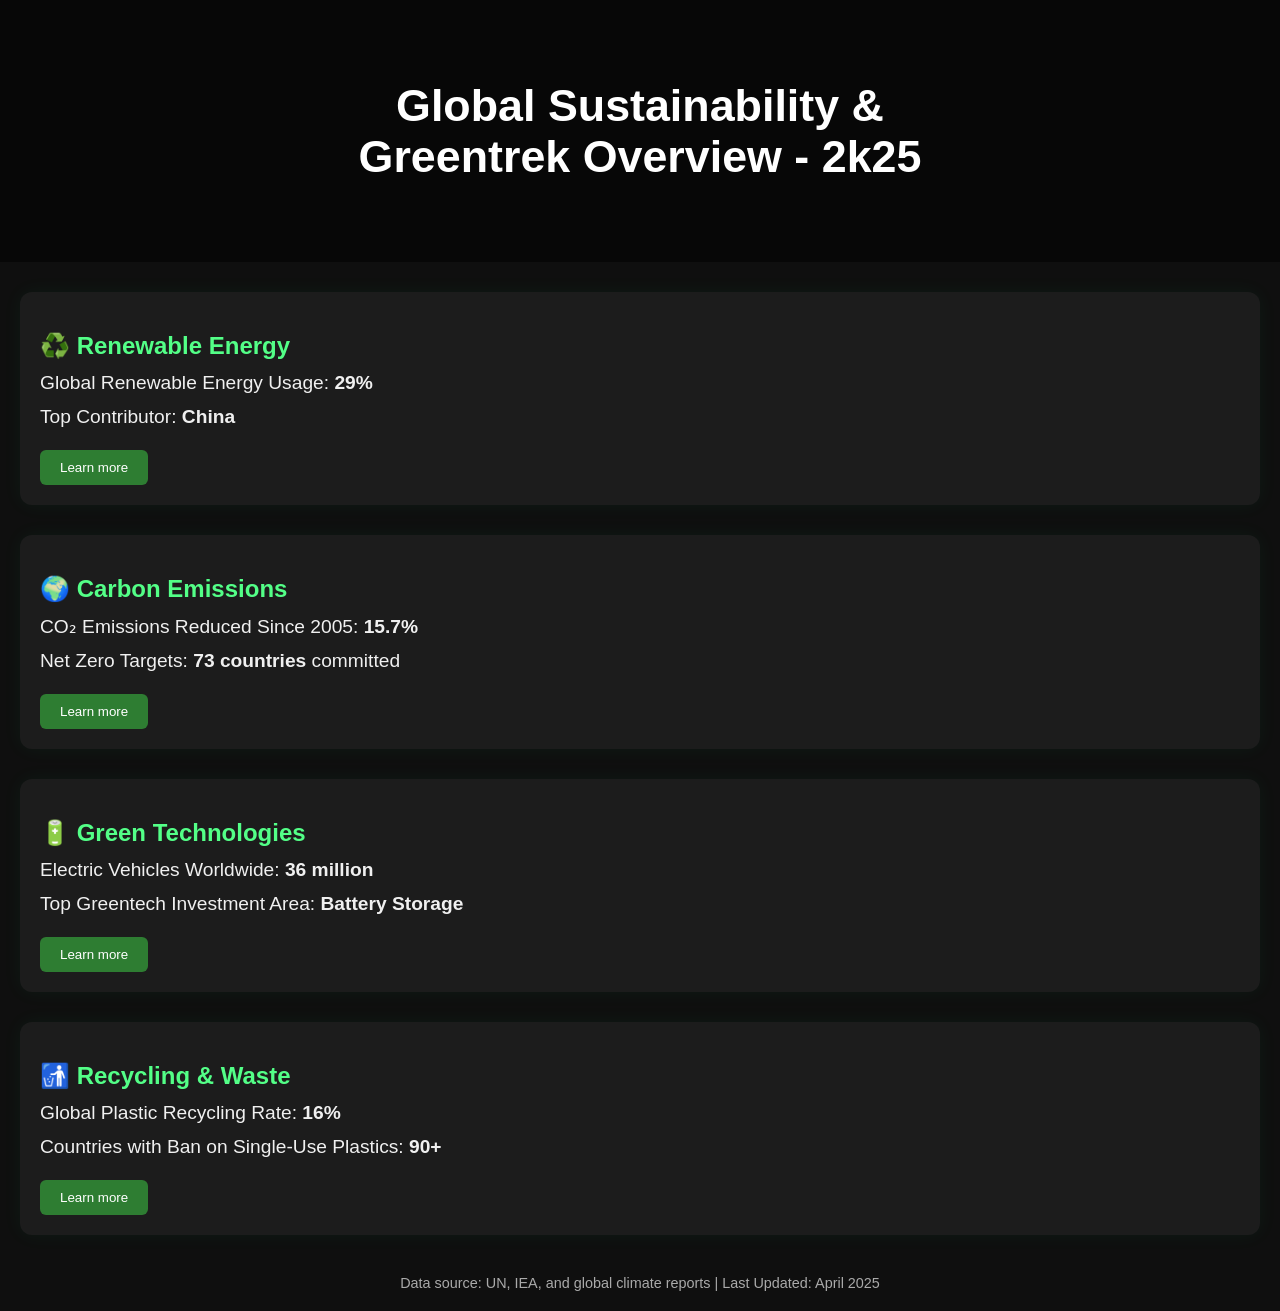
<file: exploresol.html>
<!DOCTYPE html>
<html lang="en">
<head>
  <meta charset="UTF-8" />
  <meta name="viewport" content="width=device-width, initial-scale=1.0"/>
  <title>Global Sustainability & Greentech Status</title>
  <link rel="stylesheet" href="exploresol.css">
  <link rel="shortcut icon" href="images/Greenterk - favicon.png" type="image/x-icon">
</head>
<body>

  <header>
    <h1>Global Sustainability &</h1>
    <h1>Greentrek Overview - 2k25</h1>
  </header>

  <section>
    <h2>♻️ Renewable Energy</h2>
    <p class="stat">Global Renewable Energy Usage: <strong>29%</strong></p>
    <p class="stat">Top Contributor: <strong>China</strong></p>
    <button><a href="https://en.wikipedia.org/wiki/List_of_countries_by_renewable_electricity_production" target="_blank">Learn more</a></button>
  </section>

  <section>
    <h2>🌍 Carbon Emissions</h2>
    <p class="stat">CO₂ Emissions Reduced Since 2005: <strong>15.7%</strong></p>
    <p class="stat">Net Zero Targets: <strong>73 countries</strong> committed</p>
    <button><a href="https://net0.com/blog/net-zero-countries" target="_blank">Learn more</a></button>
  </section>

  <section>
    <h2>🔋 Green Technologies</h2>
    <p class="stat">Electric Vehicles Worldwide: <strong>36 million</strong></p>
    <p class="stat">Top Greentech Investment Area: <strong>Battery Storage</strong></p>
    <button><a href="https://global.nissannews.com/en/releases/210701-03-e" target="_blank">Learn more</a></button>
  </section>

  <section>
    <h2>🚮 Recycling & Waste</h2>
    <p class="stat">Global Plastic Recycling Rate: <strong>16%</strong></p>
    <p class="stat">Countries with Ban on Single-Use Plastics: <strong>90+</strong></p>
    <button><a href="https://www.europarl.europa.eu/topics/en/article/20181212STO21610/plastic-waste-and-recycling-in-the-eu-facts-and-figures" target="_blank">Learn more</a></button>
  </section>

  <footer>
    <p>Data source: UN, IEA, and global climate reports | Last Updated: April 2025</p>
  </footer>

</body>
</html>
</file>
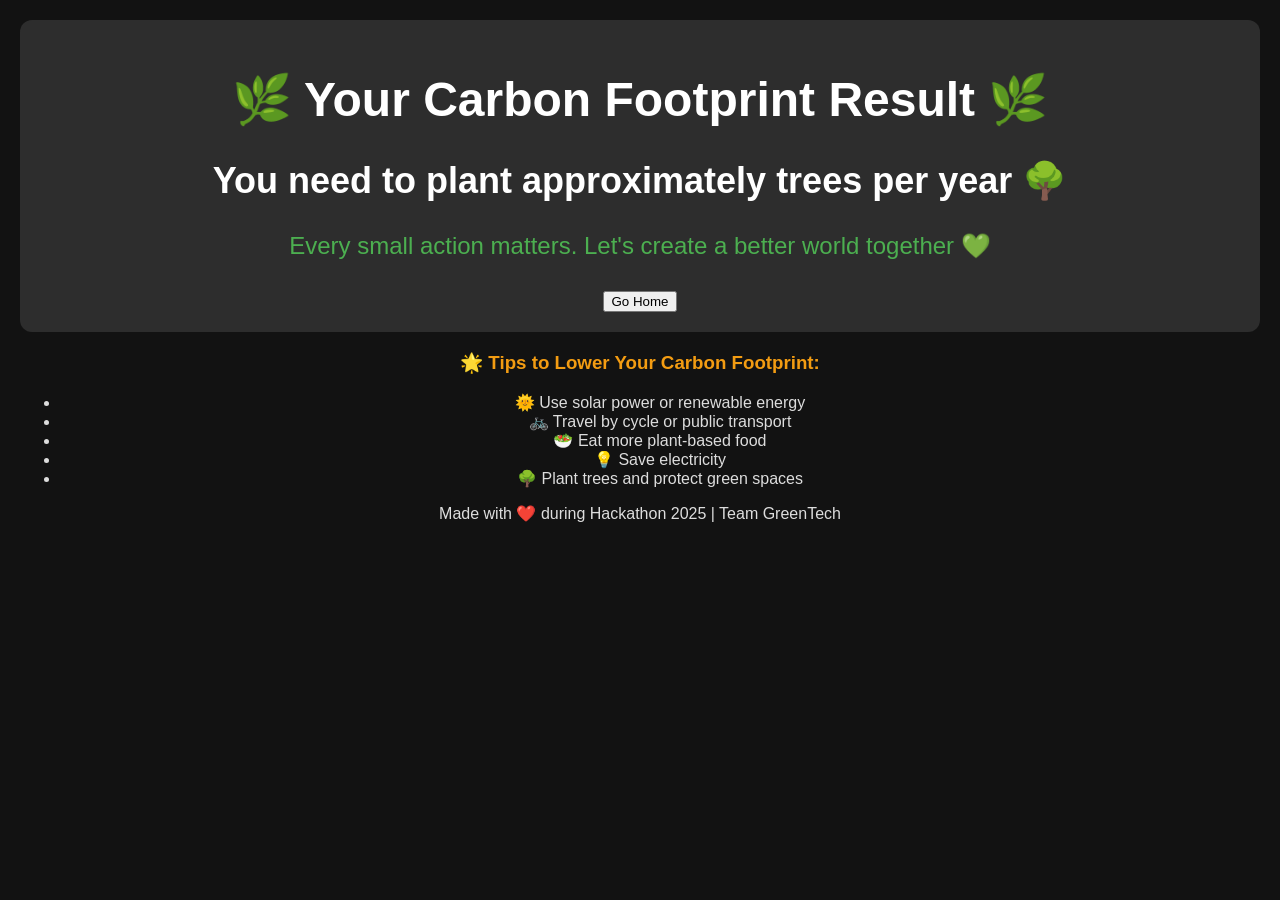
<file: result.html>
<!DOCTYPE html>
<html lang="en">
<head>
    <meta charset="UTF-8">
    <meta name="viewport" content="width=device-width, initial-scale=1.0">
    <title>Greenterk</title>
    <link rel="shortcut icon" href="images/Greenterk - favicon.png" type="image/x-icon">

    <link rel="stylesheet" href="result.css">
</head>
<body>
         <div class="container result-box">
        <h1>🌿 Your Carbon Footprint Result 🌿</h1>
        <h2>You need to plant approximately <span id="tree-count"></span> trees per year 🌳</h2>
        <p>Every small action matters. Let's create a better world together 💚</p>
        <a href="homepage.html"><button class="btn">Go Home</button></a>
    </div> 
    <h3>🌟 Tips to Lower Your Carbon Footprint:</h3>
<ul>
  <li>🌞 Use solar power or renewable energy</li>
  <li>🚲 Travel by cycle or public transport</li>
  <li>🥗 Eat more plant-based food</li>
  <li>💡 Save electricity</li>
  <li>🌳 Plant trees and protect green spaces</li>
</ul>
<footer>
    <p>Made with ❤️ during Hackathon 2025 | Team GreenTech</p>
</footer> 
<script src="result.js"></script>

</body>
</html>
</file>
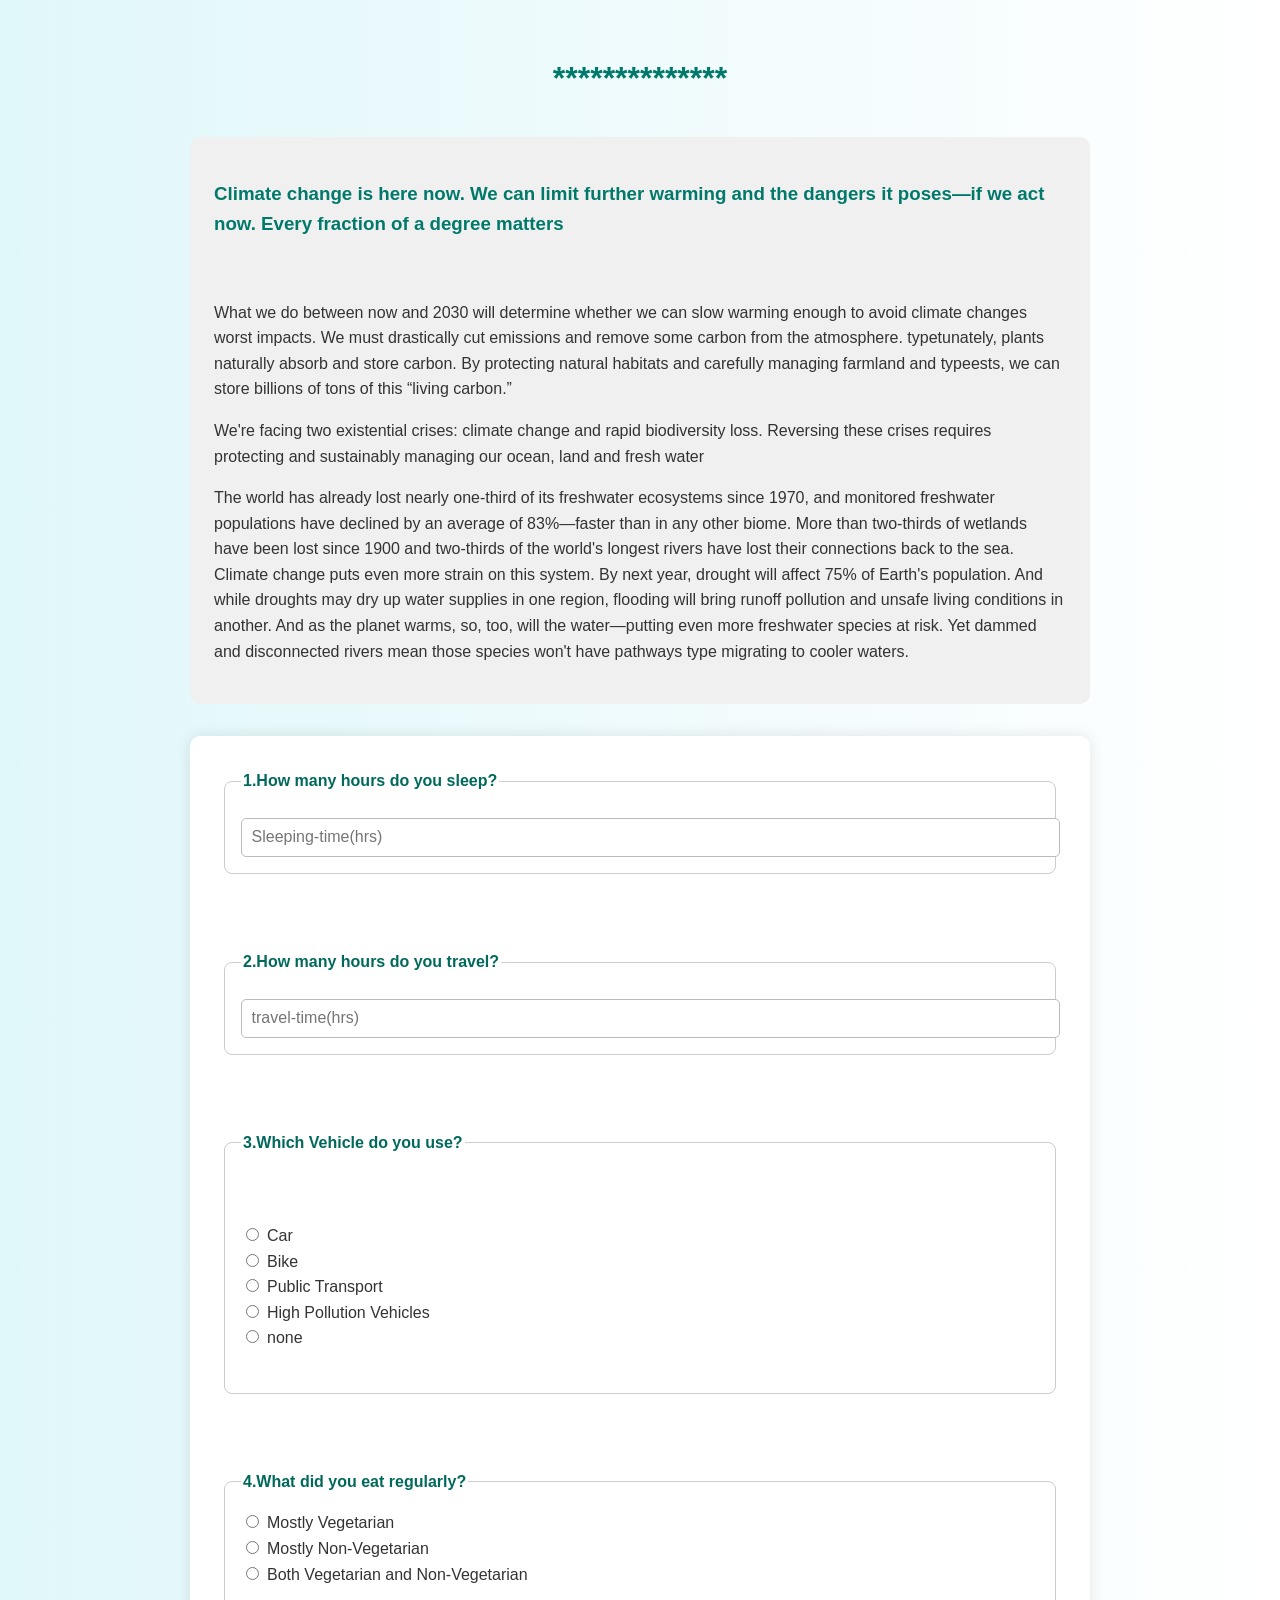
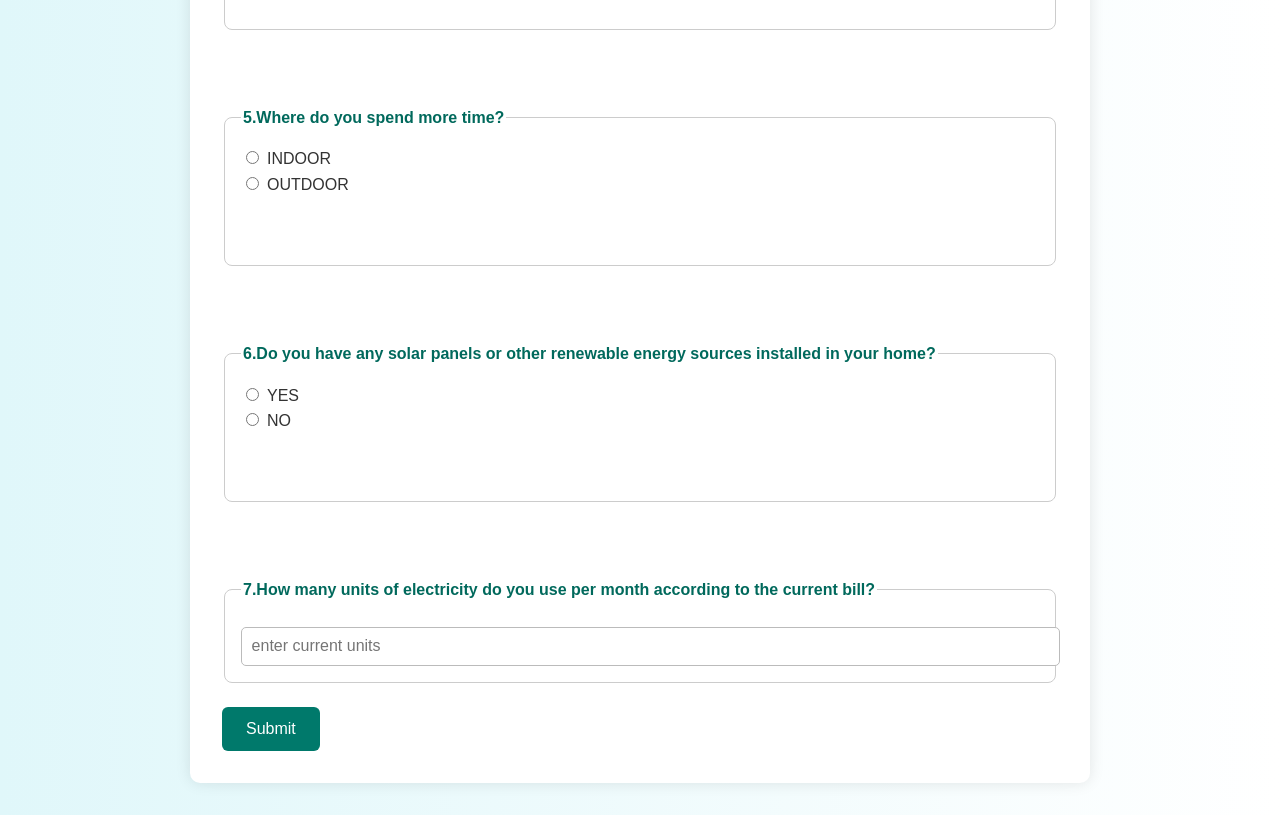
<file: surverypage.html>
<!DOCTYPE html>
<html lang="en">
<head>
    <meta charset="UTF-8">
    <meta name="viewport" content="width=device-width, initial-scale=1.0">
    <title>GreenTerk</title>
    <link rel="shortcut icon" href="images/Greenterk - favicon.png" type="image/x-icon">
    <link rel="stylesheet" href="surverypage.css">
</head>
<body>
    <div class="container">
        <div class="welcome">
            <h1> **************</h1>
            <div class="main-heading">
                <h2></h2>
            </div>
        </div>
        <div class="data">
            <h3 font="muller next">Climate change is here now. We can limit further warming and the dangers it poses—if we act now. Every fraction of a degree matters</h3><br>
            <p>What we do between now and 2030 will determine whether we can slow warming enough to avoid climate changes worst impacts. We must
                 drastically cut emissions and remove some carbon from the atmosphere. typetunately, plants naturally absorb and store carbon. By 
                 protecting natural habitats and carefully managing farmland and typeests, we can store billions of tons of this “living carbon.”</p>
            <p>We're facing two existential crises: climate change and rapid biodiversity loss. Reversing these crises requires protecting and sustainably
                 managing our ocean, land and fresh water</p>
            <p>The world has already lost nearly one-third of its freshwater ecosystems since 1970, and monitored freshwater populations have 
                declined by an average of 83%—faster than in any other biome. More than two-thirds of
                wetlands have been lost since 1900 and two-thirds of the world's longest rivers have lost their connections back to the sea.
                Climate change puts even more strain on this system. By next year, drought will affect 75% of Earth's population. And while droughts may
                dry up water supplies in one region, flooding will bring runoff pollution and unsafe living conditions in another. And as the planet warms, so, too, will the
                water—putting even more freshwater species at risk. Yet dammed and disconnected rivers mean those species won't have pathways type migrating
                to cooler waters.</p>
        </div>
        <div class="user-data">
            <form id="user-answers">
                <fieldset>
                    <legend>1.How many hours do you sleep?</legend>
                    <label>
                        <input type="number" placeholder="Sleeping-time(hrs)" name="Sleeping-time" id="sleeping-hrs">
                    </label>
                </fieldset><br><br>
                <fieldset>
                <legend>2.How many hours do you travel?</legend>
                <label>
                    <input type="number" placeholder="travel-time(hrs)" name="tarveling-time" id="travel-hrs">
                </label>
            </fieldset><br><br>
                <fieldset><br><br>
                    <legend>3.Which Vehicle do you use?</legend>
                    <label><input type="radio" id="v-car" name="vehicle" value="car">Car<br></label>
                    <label><input type="radio" id="v-bike" name="vehicle" value="bike">Bike<br></label>
                    <label><input type="radio" id="v-public" name="vehicle" value="public_transport">Public Transport<br></label>
                    <label><input type="radio" id="v-hpv" name="vehicle" value="high_pollution_Vehicles">High Pollution Vehicles<br></label>
                    <label><input type="radio" id="v-none" name="vehicle" value="none">none<br><br></label>
                </fieldset><br><br>

                <fieldset>
                    <legend>4.What did you eat regularly?</legend>
                    <label><input type="radio" id="veg" name="food" value="veg">Mostly Vegetarian<br></label>
                    <label><input type="radio" id="non-veg" name="food" value="non_veg">Mostly Non-Vegetarian<br></label>
                    <label><input type="radio" id="both" name="food" value="both">Both Vegetarian and Non-Vegetarian<br><br></label>
                </fieldset><br><br>

                <fieldset>
                    <legend>5.Where do you spend more time?</legend>
                    <label><input type="radio" id="inside" name="spending_time" value="outside">INDOOR<br></label>
                    <label><input type="radio" id="outside" name="spending_time" value="outside">OUTDOOR<br></label><br><br>
                </fieldset><br><br>

                <fieldset>
                    <legend>6.Do you have any solar panels or other renewable energy sources installed in your home?</legend>
                    <label><input type="radio" id="yes" name="power" value="yes">YES<br></label>
                    <label><input type="radio" id="no" name="power" value="no">NO<br></label><br><br>
                </fieldset><br><br>

                <fieldset>
                    <legend>7.How many units of electricity do you use per month according to the current bill?</legend>
                    <input type="number" placeholder="enter current units" name="current" id="units">
                    <label for="units"></label>
                </fieldset>

                <button type="button" onclick="sourcecode()" id="my-btn">Submit</button>
                <!-- <a href="result.html"><button type="button" id="resultt">click here</button></a> -->
            </form>
        </div>
    </div>
    <script src="surveypage.js"></script>
</body>
</html>
</file>
<file: exploresol.css>
body {
    font-family: 'Segoe UI', sans-serif;
    background: #0f0f0f;
    color: #f0f0f0;
    margin: 0;
    padding: 0;
    overflow-x: hidden;
  }

  header {
    background-image: url("https://dholakia.foundation/wp-content/uploads/2024/07/64cdf9b824858d5a3de7f188_Sustainable-Development.jpg");
    background-size: cover;
    background-position: center;
    text-align: center;
    padding: 80px 20px;
    color: white;
    position: relative;
  }

  header::before {
    content: "";
    position: absolute;
    inset: 0;
    background: rgba(0, 0, 0, 0.5);
    z-index: 0;
  }

  header h1 {
    position: relative;
    z-index: 1;
    margin: 0;
    font-size: 2.8rem;
    animation: fadeInDown 1.2s ease-out forwards;
  }

  section {
    background: #1c1c1c;
    margin: 30px 20px;
    padding: 20px;
    border-radius: 12px;
    box-shadow: 0 0 20px rgba(0,255,128,0.05);
    opacity: 0;
    transform: translateY(30px);
    animation: slideIn 1s ease-out forwards;
  }

  section:nth-child(2) { animation-delay: 0.3s; }
  section:nth-child(3) { animation-delay: 0.6s; }
  section:nth-child(4) { animation-delay: 0.9s; }
  section:nth-child(5) { animation-delay: 1.2s; }

  h2 {
    color: #53ff87;
    margin-bottom: 10px;
    font-size: 1.5rem;
  }

  .stat {
    font-size: 1.2rem;
    margin: 12px 0;
  }

  button {
    background: #2e7d32;
    border: none;
    padding: 10px 20px;
    border-radius: 6px;
    cursor: pointer;
    margin-top: 10px;
    transition: background 0.3s ease, transform 0.3s ease;
  }

  button:hover {
    background: #66bb6a;
    transform: scale(1.05);
    box-shadow: 0 0 12px #53ff87;
  }

  a {
    text-decoration: none;
    color: white;
  }

  footer {
    text-align: center;
    margin: 40px 10px 20px;
    font-size: 0.9rem;
    color: #aaa;
  }

  /* Animations */
  @keyframes fadeInDown {
    from {
      opacity: 0;
      transform: translateY(-40px);
    }
    to {
      opacity: 1;
      transform: translateY(0);
    }
  }

  @keyframes slideIn {
    to {
      opacity: 1;
      transform: translateY(0);
    }
  }
</file>
<file: result.css>
/* body{
    margin: 0;
    height: 100vh;
    background: linear-gradient(to right, red, black);
} */
body {
  font-family: 'Segoe UI', sans-serif;
  background: #121212; 
  color: #ddd; 
  margin: 0;
  padding: 20px;
  text-align: center;
}

.result-container {
  background: #1e1e1e; 
  border-radius: 16px;
  padding: 40px;
  max-width: 600px;
  margin: 50px auto;
  box-shadow: 0 8px 20px rgba(0, 0, 0, 0.2);
  animation: fadeIn 1s ease-in;
}

.result-box {
  background-color: #2d2d2d; 
  padding: 20px;
  border-radius: 12px;
  font-size: 24px;
  margin-bottom: 20px;
  color: #4caf50;
}


.details ul {
  list-style: none;
  padding: 0;
}

.details li {
  padding: 10px;
  background: #333; 
  margin: 5px 0;
  border-radius: 8px;
}


button#again-btn {
  background-color: #4caf50;
  border: none;
  color: white;
  padding: 15px 30px;
  border-radius: 30px;
  font-size: 16px;
  cursor: pointer;
  transition: 0.3s;
}


h1, h2, h3 {
  color: #ffffff; 
}
h3 {
  color: #f39c12;
}
</file>
<file: surverypage.css>
body {
    margin: 0;
    padding: 0;
    font-family: 'Segoe UI', Tahoma, Geneva, Verdana, sans-serif;
    background: linear-gradient(to right, #e0f7fa, #ffffff);
    color: #333;
    line-height: 1.6;
    min-height: 100vh;
  }
  
  .container {
    max-width: 900px;
    margin: auto;
    padding: 2rem;
  }
  
  .welcome {
    text-align: center;
    margin-bottom: 2rem;
  }
  
  h1, h2, h3 {
    color: #00796b;
  }
  
  h1 {
    font-size: 2rem;
  }
  
  .main-heading h2 {
    font-size: 1.5rem;
    color: #004d40;
  }
  
  .data {
    background-color: #f0f0f0;
    padding: 1.5rem;
    border-radius: 10px;
    margin-bottom: 2rem;
  }
  
  .data p {
    margin-bottom: 1rem;
  }
  
  .user-data {
    background-color: #ffffff;
    padding: 2rem;
    border-radius: 10px;
    box-shadow: 0 0 15px rgba(0, 0, 0, 0.1);
  }
  
  form fieldset {
    border: 1px solid #ccc;
    padding: 1rem;
    margin-bottom: 1.5rem;
    border-radius: 8px;
  }
  
  form legend {
    font-weight: bold;
    color: #00695c;
  }
  
  form input[type="number"],
  form input[type="text"] {
    width: 100%;
    padding: 0.6rem;
    margin-top: 0.5rem;
    border: 1px solid #bbb;
    border-radius: 5px;
    font-size: 1rem;
  }
  
  form input[type="radio"] {
    margin-right: 0.5rem;
  }
  
  button#my-btn {
    background-color: #00796b;
    color: white;
    padding: 0.8rem 1.5rem;
    border: none;
    border-radius: 6px;
    cursor: pointer;
    font-size: 1rem;
    transition: background-color 0.3s ease;
  }
  
  button#my-btn:hover {
    background-color: #004d40;
  }
  
 
  @media (max-width: 600px) {
    .container {
      padding: 1rem;
    }
  
    .data, .user-data {
      padding: 1rem;
    }
  }
</file>
